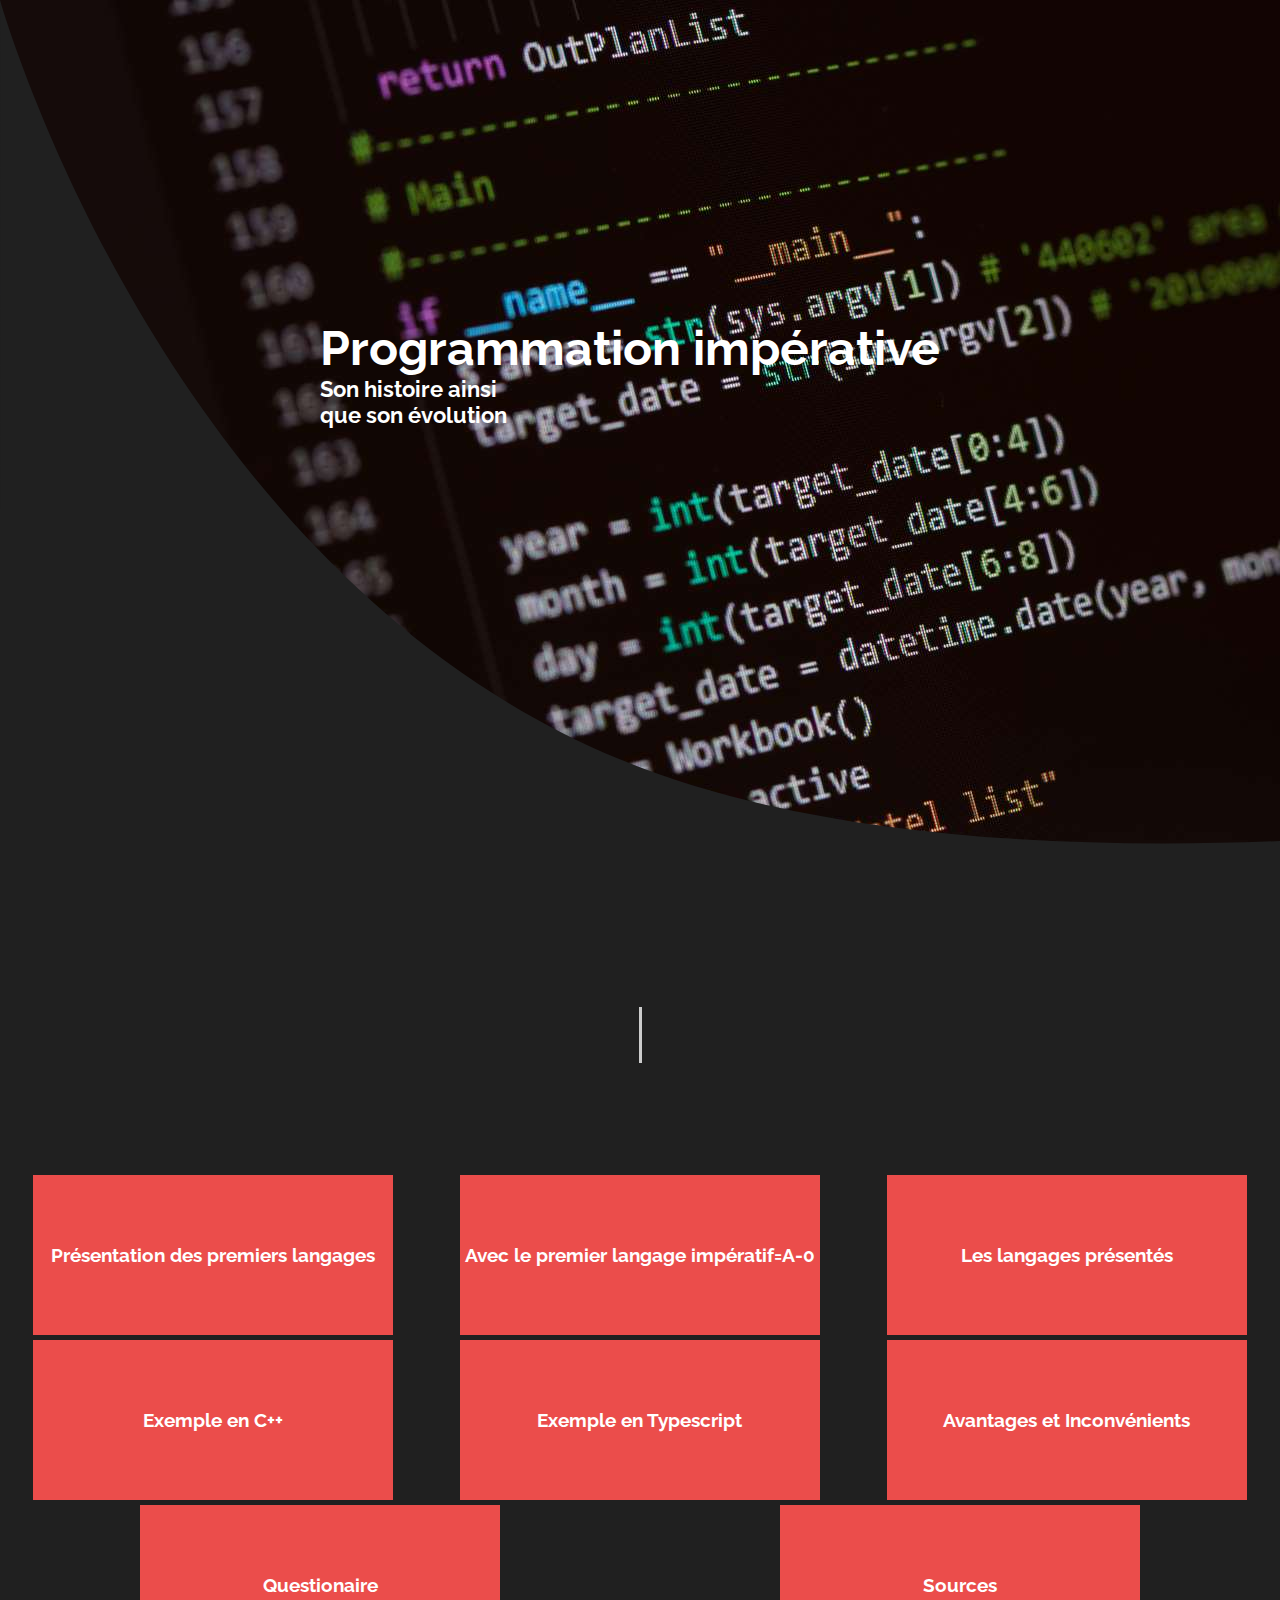
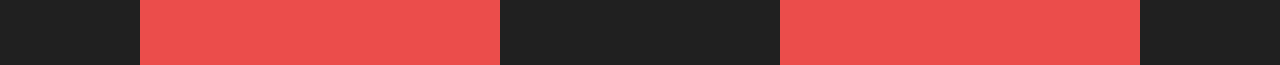
<file: index.html>
<!DOCTYPE html>
<html>
    <head>
        <title>Programmation impérative</title>
        <meta charset="UTF-8">
        <meta name="viewport" content="width=device-width, initial-scale=1.0">
        <link rel="stylesheet" href="Styles/style.css">
        <link rel="stylesheet" href="https://fonts.googleapis.com/css?family=Raleway">
        <!-- <script type="text/javascript" src="JS/main.js"></script> -->
      </head>
    <style>
        body,h1,h2,h3,h4,h5,h6 {font-family: "Raleway", sans-serif}
    </style>

    <body>
        <section id="main">
            <div class="header">
                <h1>Programmation impérative</h1>
                <h2>Son histoire ainsi<br>que son évolution</h2>
            </div>
        </section>
        <div class="text_content">
            <p><span class="typed-text"></span><span class="cursor">&nbsp;</span></p>
        </div>
        <section class="selector">
            <ul class="flex-container">
                <li class="flex-item" onclick="window.location.href='HTML/langs.html'">Présentation des premiers langages</li>
                <li class="flex-item" onclick="window.location.href='HTML/a0.html'">Avec le premier langage impératif=A-0</li>
                <li class="flex-item" onclick="window.location.href='HTML/present.html'">Les langages présentés</li>
                <li class="flex-item "onclick="window.location.href='HTML/c.html'">Exemple en C++ </li>
                <li class="flex-item" onclick="window.location.href='HTML/type.html'">Exemple en Typescript</li>
                <li class="flex-item" onclick="window.location.href='HTML/goodbad.html'">Avantages et Inconvénients</li>
                <li class="flex-item" onclick="window.location.href='HTML/survey.html'">Questionaire</li>
                <li class="flex-item" onclick="window.location.href='HTML/sources.html'">Sources</li>
                </ul>
        </section>

        <script src="JS/main.js"></script>
    </body>
</html>
</file>
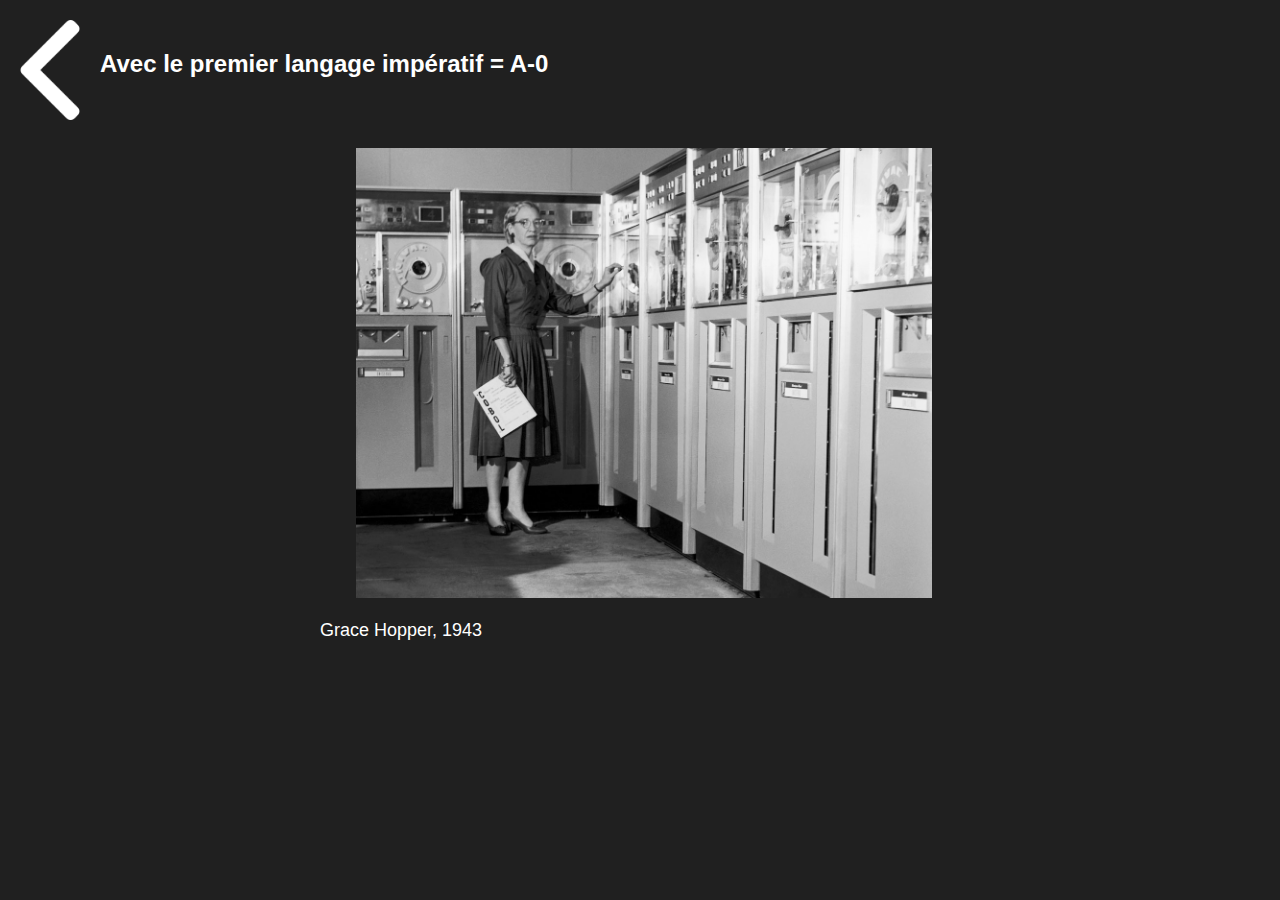
<file: HTML/a0.html>
<!DOCTYPE html>
<html>
    <head>
        <title>A-0</title>
        <meta charset="UTF-8">
        <meta name="viewport" content="width=device-width, initial-scale=1.0">
        <link rel="stylesheet" href="../Styles/style.css">
        <link rel="stylesheet" href="https://fonts.googleapis.com/css?family=Raleway">
    </head>
    <body>
        <!-- RETURN -->
        <div class="return"  onclick="window.location.href='../index.html'">
            <img class="return_img" src="../IMG/left-arrow-svg.png" alt="" title="">
            <h2 style="padding-top: 30px;">Avec le premier langage impératif = A-0</h2>
        </div>
        <!-- CONTENT -->
        <img class="content_img" src="../IMG/grace-hopper-1.jpg" alt="" title="" style="width: 45%; padding-left: 20%; padding-top: 50px;">
        <p style="font-size: large; padding-left: 25%;">Grace Hopper, 1943</p>
    </body>
</html>
</file>
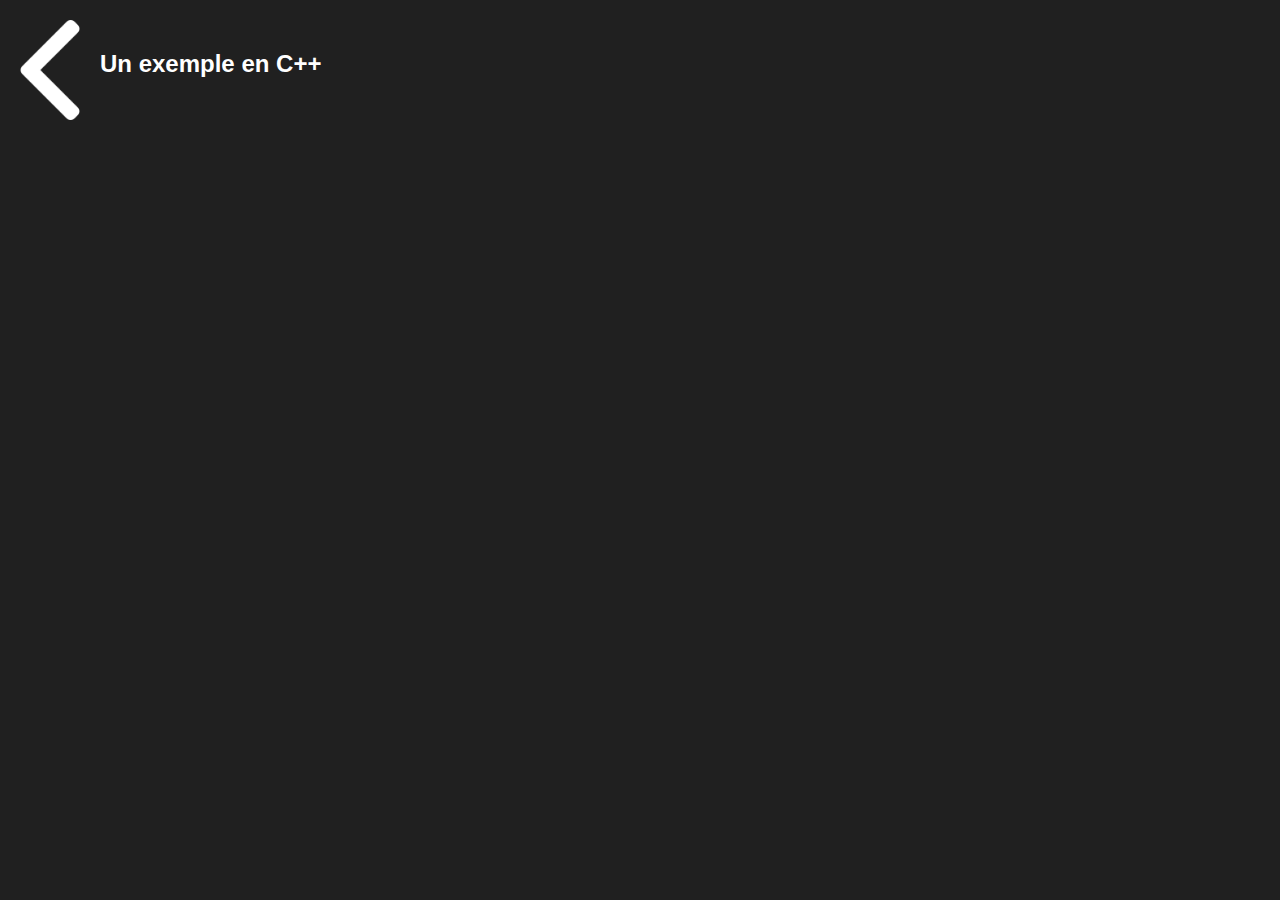
<file: HTML/c.html>
<!DOCTYPE html>
<html>
    <head>
        <title>Premier Jeu Vidéo</title>
        <meta charset="UTF-8">
        <meta name="viewport" content="width=device-width, initial-scale=1.0">
        <link rel="stylesheet" href="../Styles/style.css">
        <link rel="stylesheet" href="https://fonts.googleapis.com/css?family=Raleway">
    </head>
    <body>
        <!-- RETURN -->
        <div class="return" onclick="window.location.href='../index.html'">
            <img class="return_img" src="../IMG/left-arrow-svg.png" alt="" title="">
            <h2 style="padding-top: 30px;">Un exemple en C++</h2>
        </div>
        <!-- CONTENT -->
        <iframe frameborder="0" width="50%" height="500px" src="https://replit.com/@xCobbrou/ExampleC?lite=true"></iframe>
    </body>
</html>
</file>
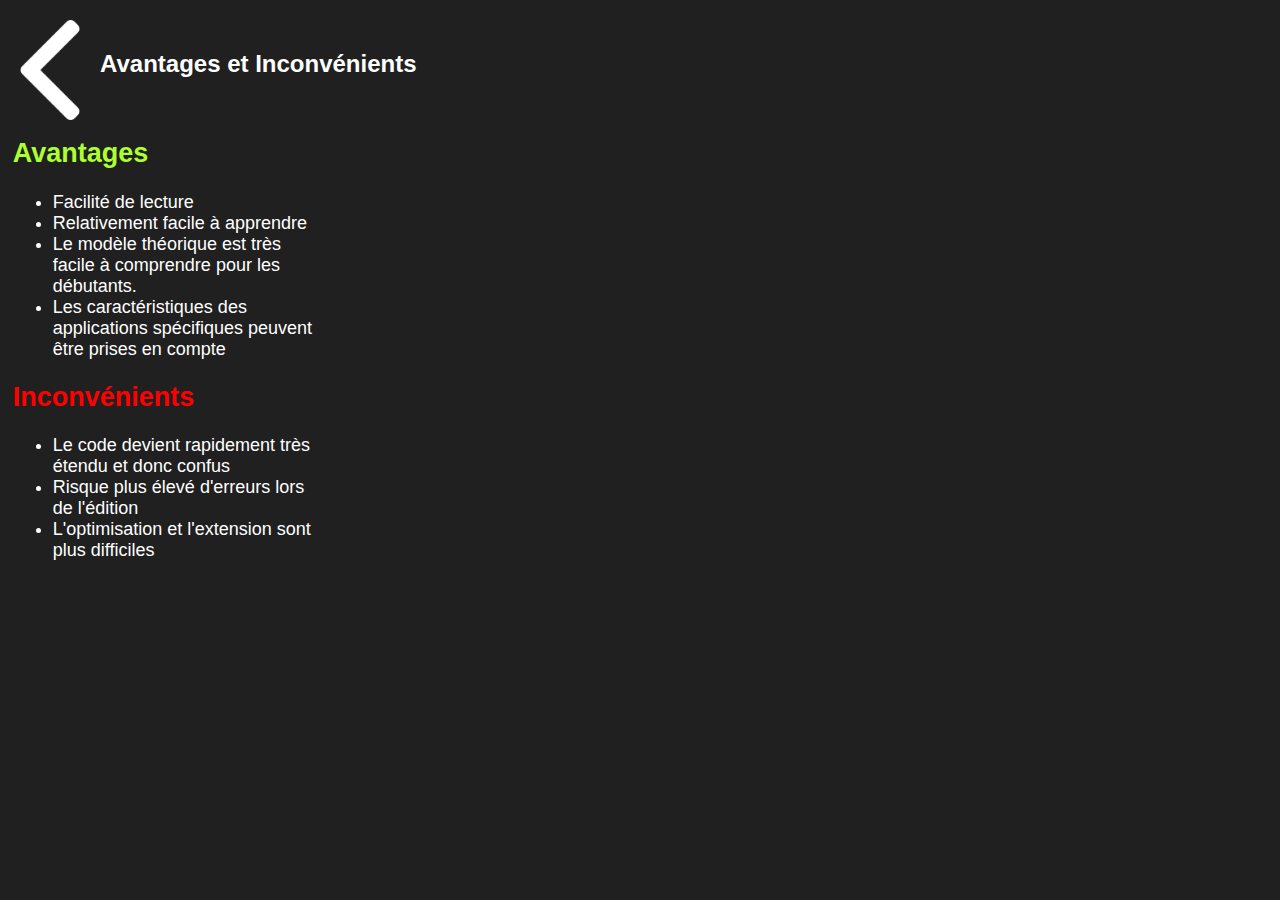
<file: HTML/goodbad.html>
<!DOCTYPE html>
<html>
    <head>
        <title>Avantages et Inconvénients</title>
        <meta charset="UTF-8">
        <meta name="viewport" content="width=device-width, initial-scale=1.0">
        <link rel="stylesheet" href="../Styles/style.css">
        <link rel="stylesheet" href="../Styles/cocoen.min.css">
        <link rel="stylesheet" href="https://fonts.googleapis.com/css?family=Raleway">
    </head>
    <body>
        <!-- RETURN -->
        <div class="return" onclick="window.location.href='../index.html'">
            <img class="return_img" src="../IMG/left-arrow-svg.png" alt="" title="">
            <h2 style="padding-top: 30px;">Avantages et Inconvénients</h2>
        </div>
        <!-- CONTENT -->
        <!-- <img class="table" src="../IMG/table.png" alt="" title="" width="1800px"> -->
        <div class="content">
            <br>
            <!--Create a list of advantages and disadvantages with two column-->
            <div class="goodbad_content">
                <div id="avant">
                <h2 style="color: greenyellow;">Avantages</h2>
                <p>
                    <ul>
                        <li>Facilité de lecture</li>
                        <li>Relativement facile à apprendre</li>
                        <li>Le modèle théorique est très facile à comprendre pour les débutants.</li>
                        <li>Les caractéristiques des applications spécifiques peuvent être prises en compte</li>
                    </ul>
                </p>
                </div>
                
                <div id="incon">
                <h2 style="color: red;">Inconvénients</h2>
                    <p>
                        <ul> 
                            <li>Le code devient rapidement très étendu et donc confus</li>
                            <li>Risque plus élevé d'erreurs lors de l'édition</li>
                            <li>L'optimisation et l'extension sont plus difficiles</li>
                        </ul>
                    </p>
                </div>
            </div>
    </body>
</html>
</file>
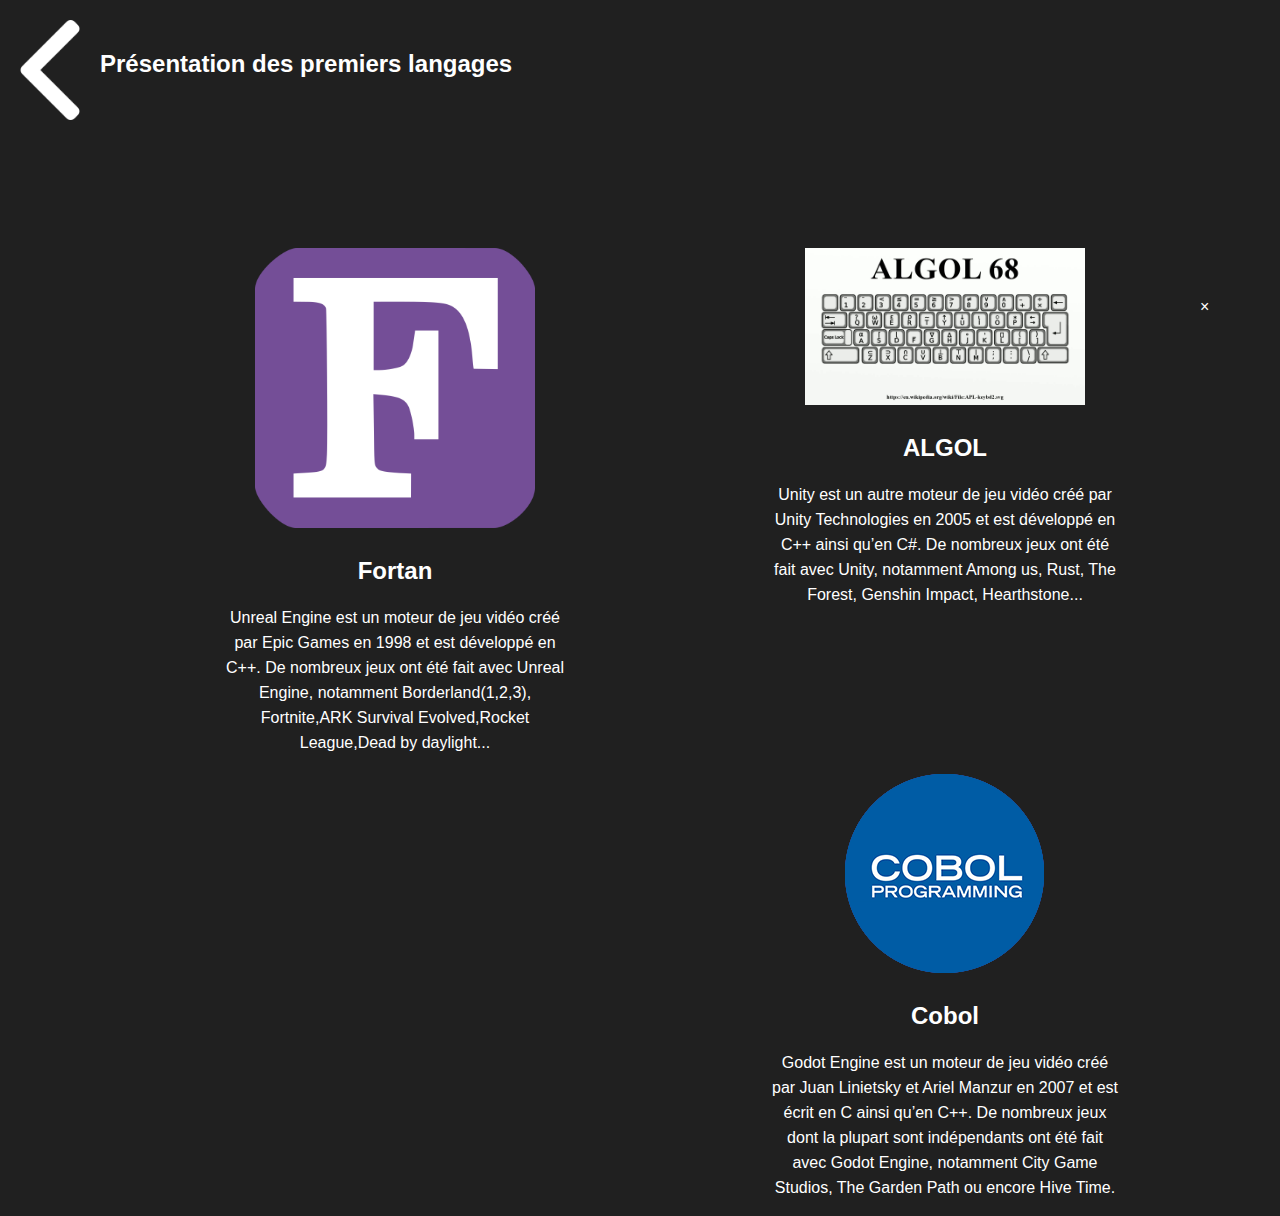
<file: HTML/langs.html>
<!DOCTYPE html>
<html>
    <head>
        <title>Moteurs de jeux</title>
        <meta charset="UTF-8">
        <meta name="viewport" content="width=device-width, initial-scale=1.0">
        <link rel="stylesheet" href="../Styles/style.css">
        <link rel="stylesheet" href="https://fonts.googleapis.com/css?family=Raleway">
    </head>
    <body>
        <!-- RETURN -->
        <div class="return" onclick="window.location.href='../index.html'">
            <img class="return_img" src="../IMG/left-arrow-svg.png" alt="" title="">
            <h2 style="padding-top: 30px;" id="swup" class="">Présentation des premiers langages</h2>
        </div>
        <!-- CONTENT -->
        <section id="swup">
            <div class="single_content" id="swup">
                <img src="../IMG/fortan.png" title="" alt="" />
                <h2>Fortan</h2>
                <p>Unreal Engine est un moteur de jeu vidéo créé par Epic Games en 1998 et est développé en C++. De nombreux jeux ont été fait avec Unreal Engine, notamment Borderland(1,2,3), Fortnite,ARK Survival Evolved,Rocket League,Dead by daylight...</p>
                <div id="cf">
                    <!-- <img src="../IMG/Engines/ue4_menu.png" title="" class="myImages bottom" id="myImg"/>
                    <img src="../IMG/Engines/ue4_prog.png" title="" class="myImages top" id="myImg"/> -->
                </div>
            </div>
            <div class="single_content">
                <img src="../IMG/maxresdefault.jpg" title="" alt="" />
                <h2>ALGOL</h2>
                <p>Unity est un autre moteur de jeu vidéo créé par Unity Technologies en 2005 et est développé en C++ ainsi qu’en C#. De nombreux jeux ont été fait avec Unity, notamment Among us, Rust, The Forest, Genshin Impact, Hearthstone...</p>
                <div id="cf">
                    <!-- <img src="../IMG/Engines/unity_menu.jpg" title="" class="myImages bottom" id="myImg"/>
                    <img src="../IMG/Engines/unity_prog.png" title="" class="myImages top" id="myImg"/> -->
                </div>
            </div>
            <div class="single_content">
                <img src="../IMG/cobol.png" title="" alt="" />
                <h2>Cobol</h2>
                <p>Godot Engine est un moteur de jeu vidéo créé par Juan Linietsky et Ariel Manzur en 2007 et est écrit en C ainsi qu’en C++. De nombreux jeux dont la plupart sont indépendants ont été fait avec Godot Engine, notamment City Game Studios, The Garden Path ou encore Hive Time.</p>
                <div id="cf">
                    <!-- <img src="../IMG/Engines/godot_menu.jpg" title="" class="myImages bottom" id="myImg"/>
                    <img src="../IMG/Engines/godot_prog.jpg" title="" class="myImages top" id="myImg"/> -->
                </div>
            </div>
        </section>
        <!-- MODAL -->
        <div id="myModal" class="modal">
            <span class="close">&times;</span>
            <img class="modal-content" id="img01">
            <div id="caption"></div>
        </div>
        <!-- <script src="../JS/main.js"></script> -->
    </body>
</html>
</file>
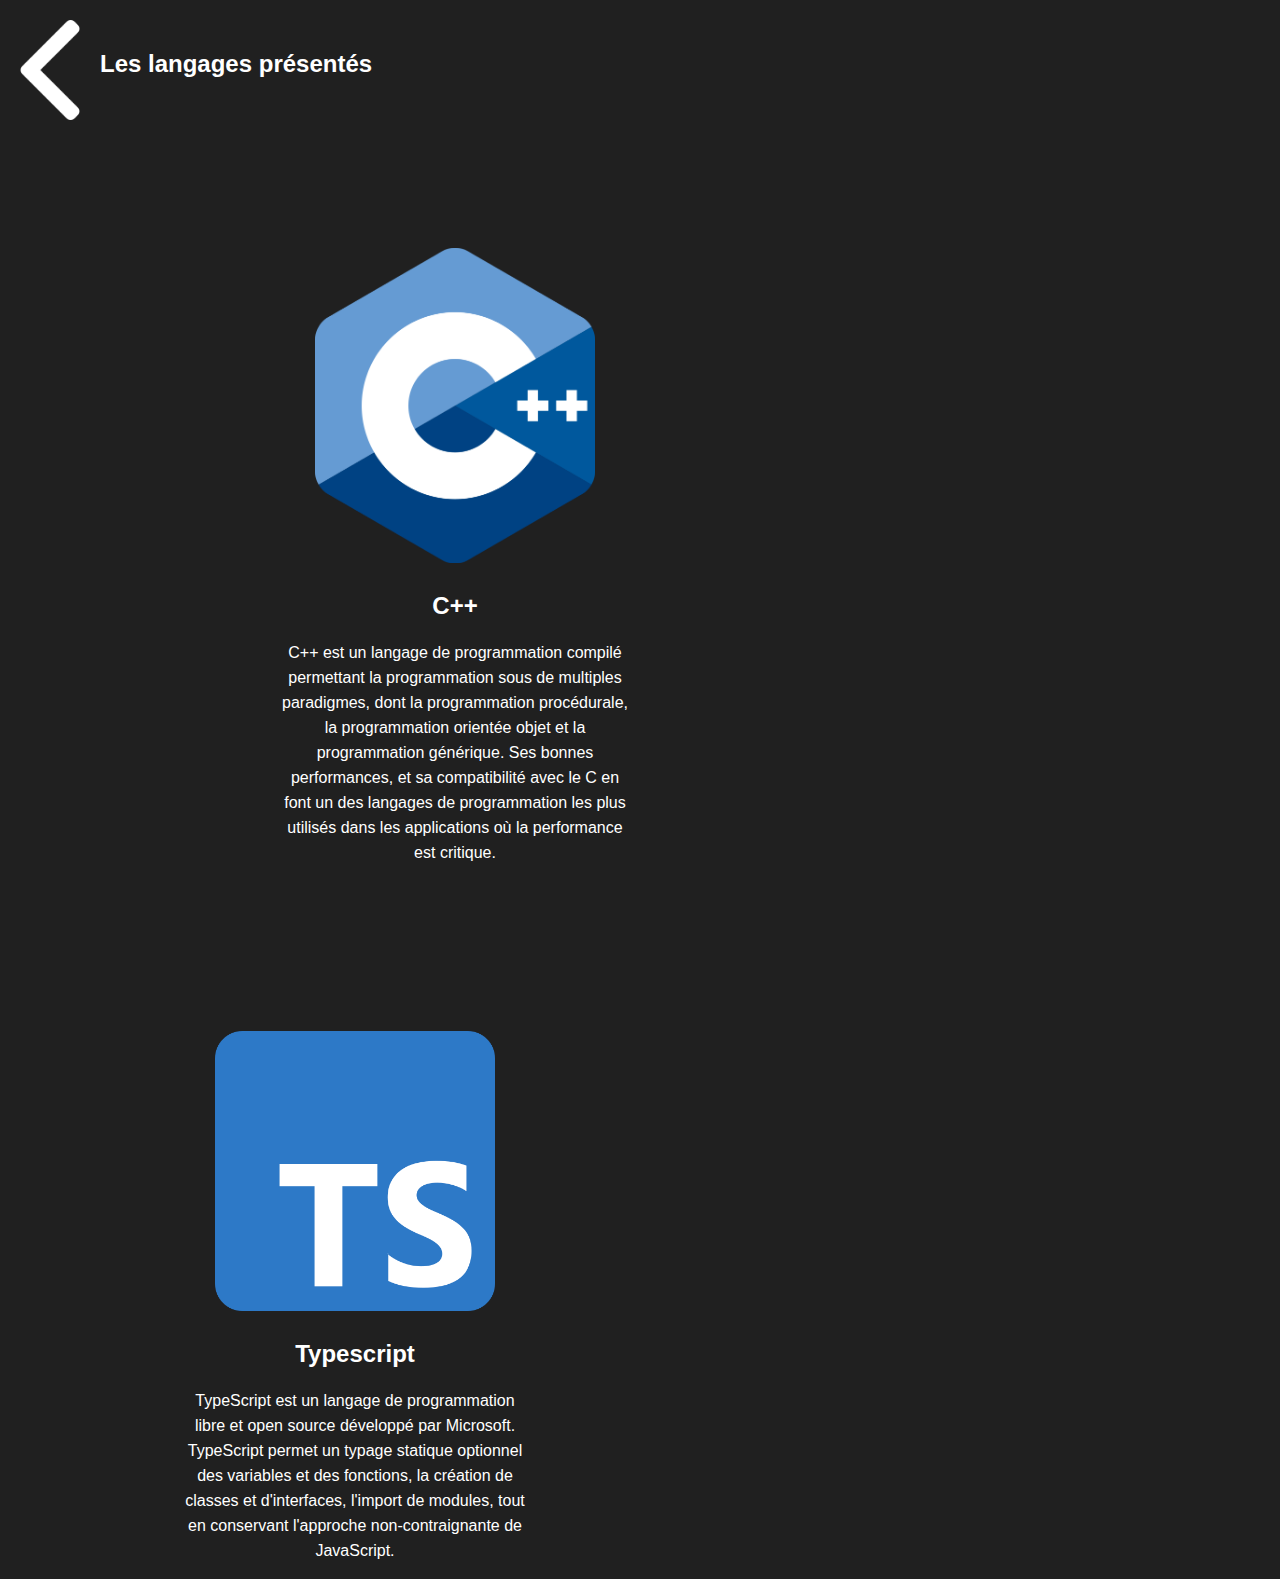
<file: HTML/present.html>
<!DOCTYPE html>
<html>
    <head>
        <title>Les langages présentés</title>
        <meta charset="UTF-8">
        <meta name="viewport" content="width=device-width, initial-scale=1.0">
        <link rel="stylesheet" href="../Styles/style.css">
        <link rel="stylesheet" href="../Styles/cocoen.min.css">
        <link rel="stylesheet" href="https://fonts.googleapis.com/css?family=Raleway">
    </head>
    <body>
        <!-- RETURN -->
        <div class="return" onclick="window.location.href='../index.html'">
            <img class="return_img" src="../IMG/left-arrow-svg.png" alt="" title="">
            <h2 style="padding-top: 30px;">Les langages présentés</h2>
        </div>
        <!-- CONTENT -->
        <section id="swup">
            <div class="single_content" id="swup" style="margin-right: 350px; padding-left: 180px;">
                <img src="../IMG/1200px-ISO_C++_Logo.svg.png" title="" alt="" />
                <h2>C++</h2>
                <p>C++ est un langage de programmation compilé permettant la programmation sous de multiples paradigmes, dont la programmation procédurale, la programmation orientée objet et la programmation générique. Ses bonnes performances, et sa compatibilité avec le C en font un des langages de programmation les plus utilisés dans les applications où la performance est critique.</p>
            </div>
            <div class="single_content" style="margin-right: 350px; padding-left: 180px;">
                <img src="../IMG/Typescript_logo_2020.svg.png" title="" alt="" >
                <h2>Typescript</h2>
                <p>TypeScript est un langage de programmation libre et open source développé par Microsoft. TypeScript permet un typage statique optionnel des variables et des fonctions, la création de classes et d'interfaces, l'import de modules, tout en conservant l'approche non-contraignante de JavaScript.</p>
            </div>
        </section>
    </body>
</html>
</file>
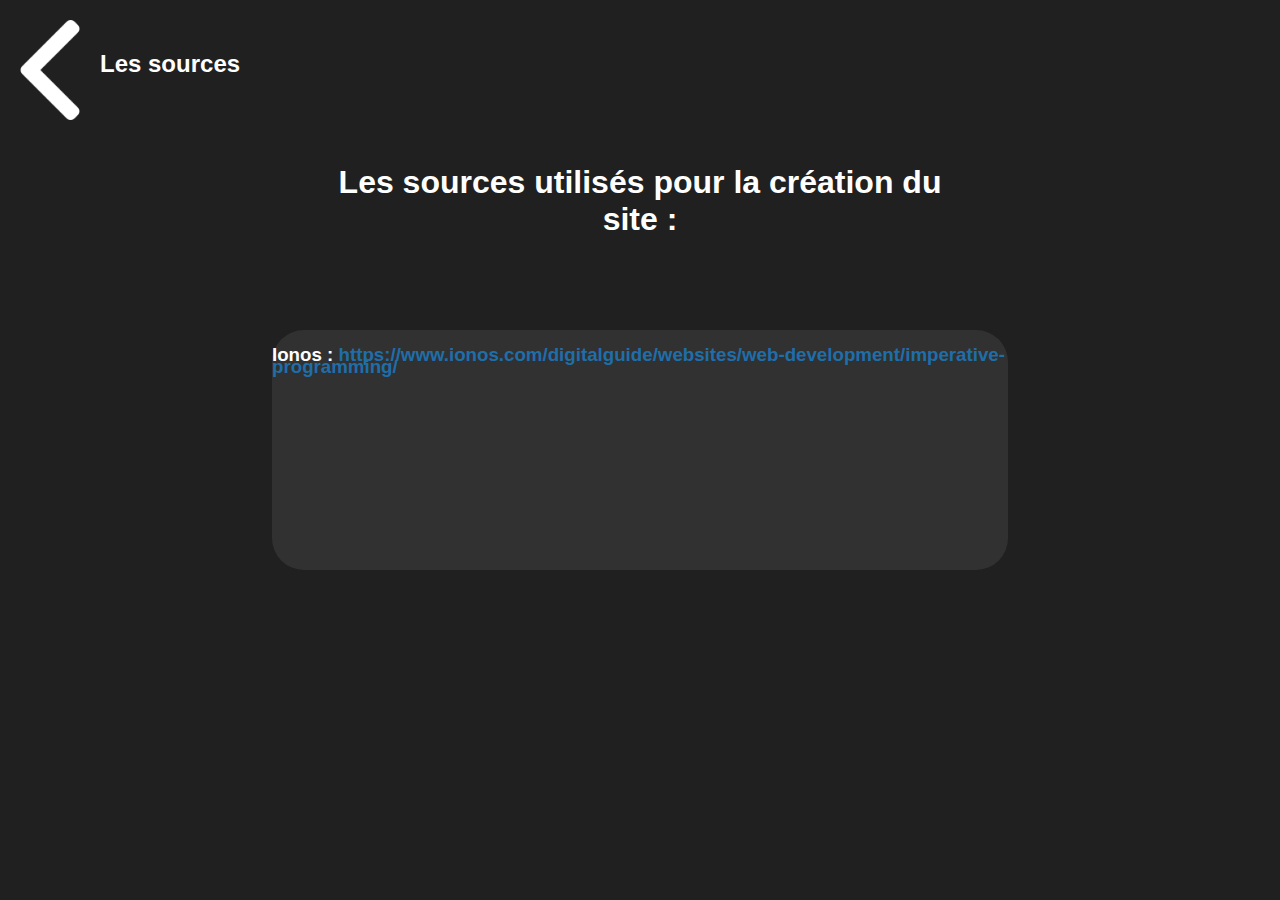
<file: HTML/sources.html>
<!DOCTYPE html>
<html>
    <head>
        <title>Sources</title>
        <meta charset="UTF-8">
        <meta name="viewport" content="width=device-width, initial-scale=1.0">
        <link rel="stylesheet" href="../Styles/style.css">
        <link rel="stylesheet" href="https://fonts.googleapis.com/css?family=Raleway">
    </head>
    <body>
        <!-- RETURN -->
        <div class="return"  onclick="window.location.href='../index.html'">
            <img class="return_img" src="../IMG/left-arrow-svg.png" alt="" title="">
            <h2 style="padding-top: 30px;">Les sources</h2>
        </div>
        <!-- CONTENT -->
        <section id="sources_section">
            <div class="sources_content">
                <h1>Les sources utilisés pour la création du site :</h1>
                <div class="sources_contened">
                    <h3>Ionos : <a href="https://www.ionos.com/digitalguide/websites/web-development/imperative-programming/">https://www.ionos.com/digitalguide/websites/web-development/imperative-programming/</a></h3>
                </div>
            </div>
        </section>
    </body>
</html>
</file>
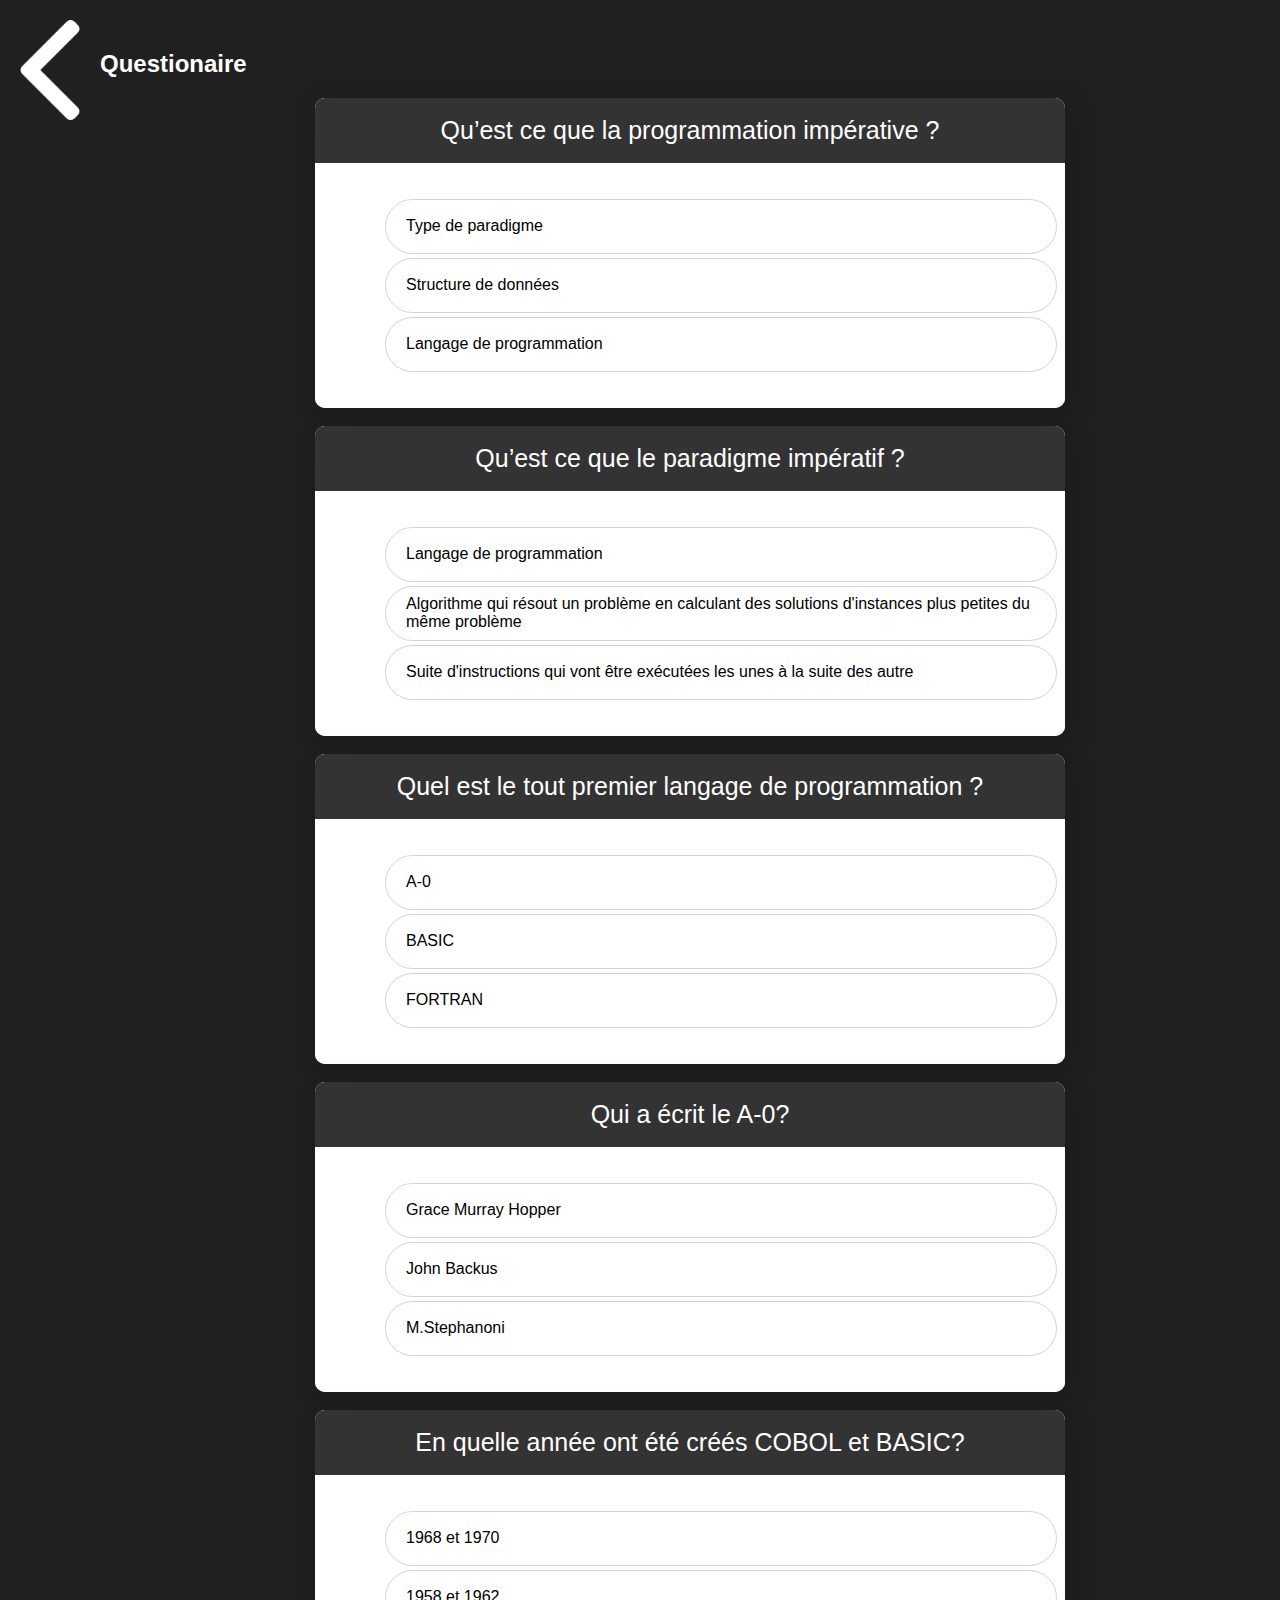
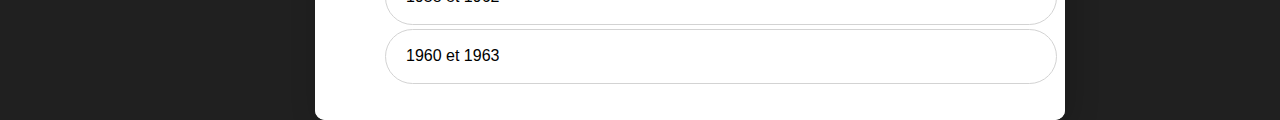
<file: HTML/survey.html>
<!DOCTYPE html>
<html>
    <head>
        <title>Questionaire</title>
        <meta charset="UTF-8">
        <meta name="viewport" content="width=device-width, initial-scale=1.0">
        <link rel="stylesheet" href="../Styles/survey.css">
        <link rel="stylesheet" href="https://fonts.googleapis.com/css?family=Raleway">
    </head>
    <body>
        <!-- RETURN -->
        <div class="return"  onclick="window.location.href='../index.html'">
            <img class="return_img" src="../IMG/left-arrow-svg.png" alt="" title="">
            <h2 style="padding-top: 30px;">Questionaire</h2>
        </div>
        <!-- CONTENT -->
        <section id="survey_section">
            <div class="wrapper">
                <div class="title">Qu’est ce que la programmation impérative ?</div>
                <div class="box">
                    <div class="q1">
                        <ul class="option">
                            <li id="option1">Type de paradigme</li>
                            <li onclick="falsed(this);">Structure de données</li>
                            <li onclick="falsed(this);">Langage de programmation</li>
                        </ul>
                    </div>
                </div>
            </div> <br>
            <div class="wrapper">
                <div class="title">Qu’est ce que le paradigme impératif ?</div>
                <div class="box">
                    <div class="q2">
                        <ul class="option">
                            <li onclick="falsed(this);">Langage de programmation</li>
                            <li onclick="falsed(this);">Algorithme qui résout un problème en calculant des solutions d'instances plus petites du même problème</li>
                            <li id="option2">Suite d'instructions qui vont être exécutées les unes à la suite des autre</li>
                        </ul>
                    </div>
                </div>
            </div> <br>
            <div class="wrapper">
                <div class="title">Quel est le tout premier langage de programmation  ?</div>
                <div class="box">
                    <div class="q3">
                        <ul class="option">
                            <li onclick="falsed(this);">A-0</li>
                            <li onclick="falsed(this);">BASIC</li>
                            <li id="option3">FORTRAN</li>
                        </ul>
                    </div>
                </div>
            </div> <br>
            <div class="wrapper">
                <div class="title">Qui a écrit le A-0?</div>
                <div class="box">
                    <div class="q4">
                        <ul class="option">
                            <li id="option4">Grace Murray Hopper</li>
                            <li onclick="falsed(this);">John Backus</li>
                            <li onclick="falsed(this);">M.Stephanoni</li>
                        </ul>
                    </div>
                </div>
            </div> <br>
            <div class="wrapper">
                <div class="title">En quelle année ont été créés COBOL et BASIC?</div>
                <div class="box">
                    <div class="q5">
                        <ul class="option">
                            <li onclick="falsed(this);">1968 et 1970</li>
                            <li onclick="falsed(this);">1958 et 1962</li>
                            <li id="option5">1960 et 1963</li>
                        </ul>
                    </div>
                </div>
            </div>
        </section>
        <script src="../JS/survey.js"></script>
    </body>
</html>
</file>
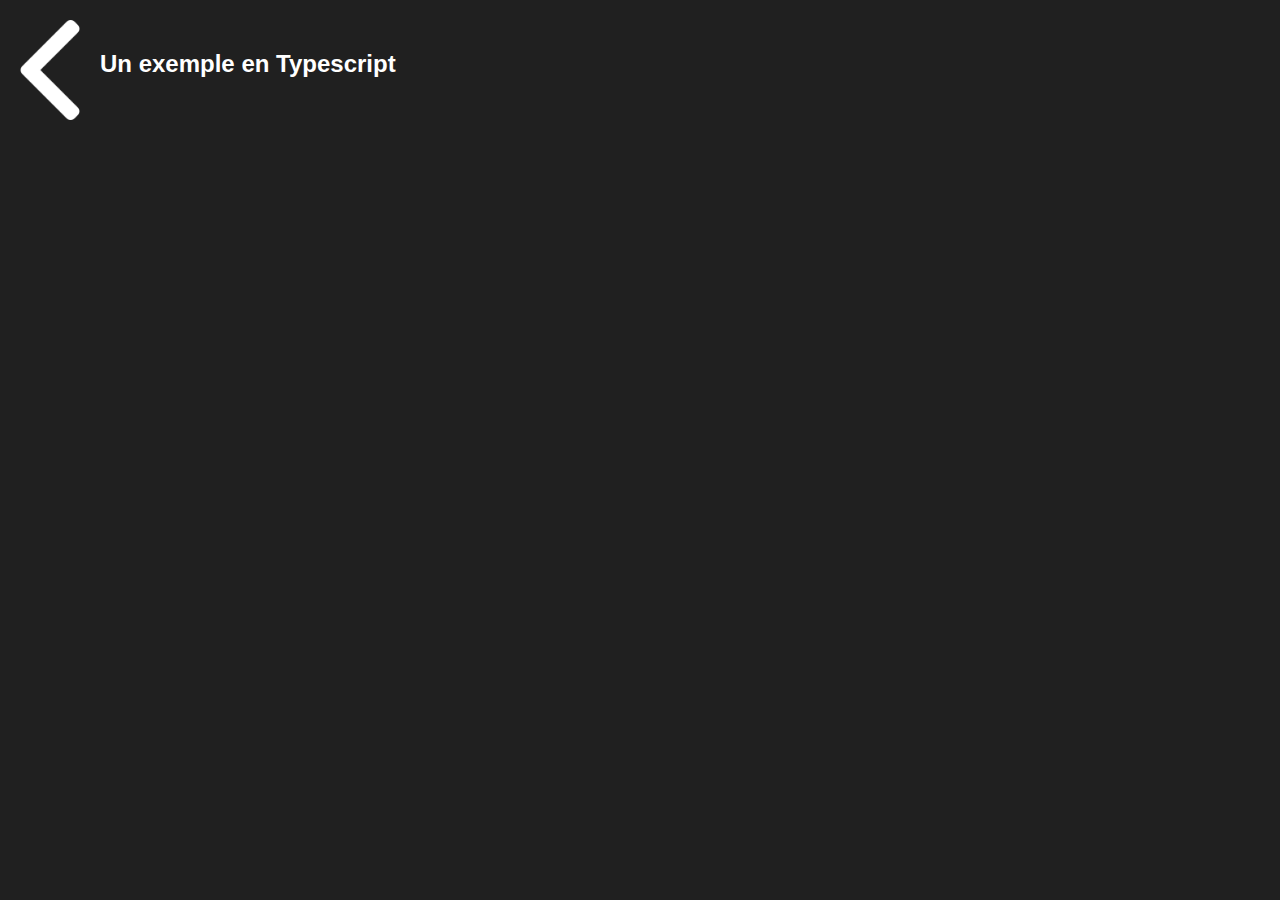
<file: HTML/type.html>
<!DOCTYPE html>
<html>
    <head>
        <title>DLSS</title>
        <meta charset="UTF-8">
        <meta name="viewport" content="width=device-width, initial-scale=1.0">
        <link rel="stylesheet" href="../Styles/style.css">
        <link rel="stylesheet" href="https://fonts.googleapis.com/css?family=Raleway">
    </head>
    <body>
        <!-- RETURN -->
        <div class="return" onclick="window.location.href='../index.html'">
            <img class="return_img" src="../IMG/left-arrow-svg.png" alt="" title="">
            <h2 style="padding-top: 30px;">Un exemple en Typescript</h2>
        </div>
        <!-- CONTENT -->
        <iframe frameborder="0" width="50%" height="500px" src="https://replit.com/@xCobbrou/Example?lite=true"></iframe>
        <script src="../JS/main.js"></script>
    </body>
</html>
</file>
<file: Styles/style.css>
/* ! FIRST SECTION */

body {
    margin: 0;
    font-family: 'Segoe UI', Tahoma, Geneva, Verdana, sans-serif;
    color: white;
    background-attachment: #202020;
    background-color: #202020;
}

section {
    height: 200px;
}

section#main::before {
    content: "";
    position: absolute;
    top: 0;
    left: 0;
    width: 100%;
    height: 100%;
    background: url("../IMG/main_illustration.svg");
}

section#main {
    position: relative;
    background: url("../IMG/main.jpg");
    height: 100vh;
}

section#main .header {
    position: relative;
    padding-left: 20rem;
    padding-top: 20rem;
}

section#main .header h1 {
    margin: 0;
    font-size: 3rem;
}
section#main .header h2 {
    margin: 0;
    font-size: 1.4rem;
}

.return:hover {
    text-decoration: underline;
}

.return_img {
    border: none;
    cursor: pointer;
    float: left;
    width: 100px;
    height: auto;
    margin-top: auto;
}

.text_content {
    height: 30vh;
    display: flex;
    justify-content: center;
    align-items: center;
}
.text_content p {
    font-size: 3rem;
    padding: 0.5rem;
    font-weight: bold;
    letter-spacing: 0.1rem;
    text-align: center;
    overflow: hidden;
}
.text_content p span.typed-text {
    font-weight: normal;
    color: #eb4d4b;
}
.text_content p span.cursor {
    display: inline-block;
    background-color: #ccc;
    margin-left: 0.1rem;
    width: 3px;
    animation: blink 1s infinite;
}
.text_content p span.cursor.typing {
    animation: none;
}
@keyframes blink {
    0%  { background-color: #ccc; }
    49% { background-color: #ccc; }
    50% { background-color: transparent; }
    99% { background-color: transparent; }
    100%  { background-color: #ccc; }
}

.flex-container {
    display: flex;
    
    /* Then we define the flow direction 
       and if we allow the items to wrap 
     * Remember this is the same as:
     * flex-direction: row;
     * flex-wrap: wrap;
     */
    flex-flow: row wrap;
    
    justify-content: space-around;
    
    padding: 0;
    margin: 0;
    list-style: none;
  }
  
  .flex-item {
    background: #eb4d4b;
    padding: 5px;
    width: 350px;
    height: 150px;
    margin-top: 5px;
    line-height: 150px;
    color: white;
    font-weight: bold;
    font-size: 1.2em;
    text-align: center;
    cursor: pointer;
  }
  .flex-item:hover {
    transform: scale(1.2);
    transition: 0.2s linear transform;
  }

/* ! FIRST VIDEO GAME SECTION : first.html */

/* #main_content{
    background-color: #848484;
} */

.mc_content {
    position: absolute;
    left: 50%;
    top: 80%;
    transform: translate(-50%, -50%);
    font-size: 22px;
    font-weight: 400;
    line-height: 25px;
}

.mc_img{
    max-width: 50%;
    height: auto;
    position: absolute;
    left: 50%;
    top: 35%;
    transform: translate(-50%, -50%);
}

/* ! A-0 Section : a0.html */

.img_content {
    position: absolute;
    width: 500px;
    left: 50%;
    top: 50%;
    transform: translate(-150%, -50%);
}


/* ! Languages Section : langs.html & present.html */

.single_content{
    width: 350px;
    float: left;
    text-align: center;
    margin-top: 150px;
    margin-right: 80px;
    padding-left: 120px;
}

.single_content h2{
    margin-top: 25px;
    margin-bottom: 20px;
}

.single_content p{
    font-size: 16px;
    font-weight: 400;
    line-height: 25px;
}

.single_content img{
    max-width: 80%;
}

/* ! Goodbad Section : goodbad.html */

#avant{
    font-size: large;
    padding-left: 1%;
    padding-right: 75%;
}

#incon{
    font-size: large;
    padding-left: 1%;
    padding-right: 75%;
}

.goodbad_content li{
    -webkit-column-break-inside: avoid;
    -webkit-column-break-inside: avoid;
}

/* ! Code Section : c.html & type.html */

.code_content{
    width: 70%;
    float: left;
    text-align: center;
    margin-top: 150px;
    margin-right: 90px;
    padding-left: 170px;
}


/* ! Sources Section : sources.html */

.sources_content h1{
    text-align: center;
    position: absolute;
    left: 50%;
    top: 20%;
    transform: translate(-50%, -50%);
}

.sources_contened {
    background: #313131;
    border-radius: 2rem;
    height: 15rem;
    width: 46rem;
    line-height: 12px;
    position: absolute;
    left: 50%;
    top: 50%;
    transform: translate(-50%, -50%);
}

.sources_contened p{
    margin-left: 50px;
}

.sources_contened a{
    color: #1f6eaa;
    text-decoration: none;
}

.sources_contened a:hover{
    color: #508bb8;
    text-decoration: underline;
}
</file>
<file: Styles/survey.css>
body {
    margin: 0;
    padding: 0;
    box-sizing: border-box;
    font-family: 'Segoe UI', Tahoma, Geneva, Verdana, sans-serif;
    color: white;
    background-color: #202020;
}

section {
    display: grid;
    height: 100%;
    place-items: center;
}

.wrapper{
    width: 750px;
    background: #fff;
    border-radius: 10px;
    box-shadow: 5px 5px 30px rgba(0,0,0,0.2);
    color: black;
}

.wrapper .title{
    color: #fff;
    line-height: 65px;
    text-align: center;
    background: #333;
    font-size: 25px;
    font-weight: 500;
    border-radius: 10px 10px 0 0;
}

.wrapper .box{
    padding: 20px 30px;
    background: #fff;
    border-radius: 10px;
}


li {
    list-style: none;
    text-decoration: none;
    display: flex;
    height: 53px;
    width: 100%;
    align-items: center;
    border: 1px solid lightgray;
    border-radius: 50px;
    margin: 4px 0;
    padding-left: 20px;
    cursor: default;
    transition: all 0.3s ease;
}

li:hover {
    background-color: #ABA3A3;
}

.return:hover {
    text-decoration: underline;
}

.return_img {
    border: none;
    cursor: pointer;
    float: left;
    width: 100px;
    height: auto;
    margin-top: auto;
}


.close {
    color: #aaaaaa;
    float: right;
    font-size: 28px;
    font-weight: bold;
}

.close:hover,
.close:focus {
    color: #000;
    text-decoration: none;
    cursor: pointer;
}
</file>
<file: Styles/cocoen.min.css>
.cocoen{box-sizing:border-box;cursor:pointer;line-height:0;margin:0;overflow:hidden;padding:0;position:relative;-webkit-user-select:none;-moz-user-select:none;-ms-user-select:none;user-select:none}.cocoen *{box-sizing:inherit}.cocoen ::after,.cocoen ::before{box-sizing:inherit}.cocoen img,.cocoen picture>img{max-width:none}.cocoen>img,.cocoen>picture>img{display:block;width:100%}.cocoen>div:first-child,picture .cocoen>div{height:100%;left:0;overflow:hidden;position:absolute;top:0;width:50%}.cocoen-drag{background:#fff;bottom:0;cursor:ew-resize;left:50%;margin-left:-1px;position:absolute;top:0;width:2px}.cocoen-drag::before{border:3px solid #fff;content:'';height:30px;left:50%;margin-left:-7px;margin-top:-18px;position:absolute;top:50%;width:14px}
</file>
